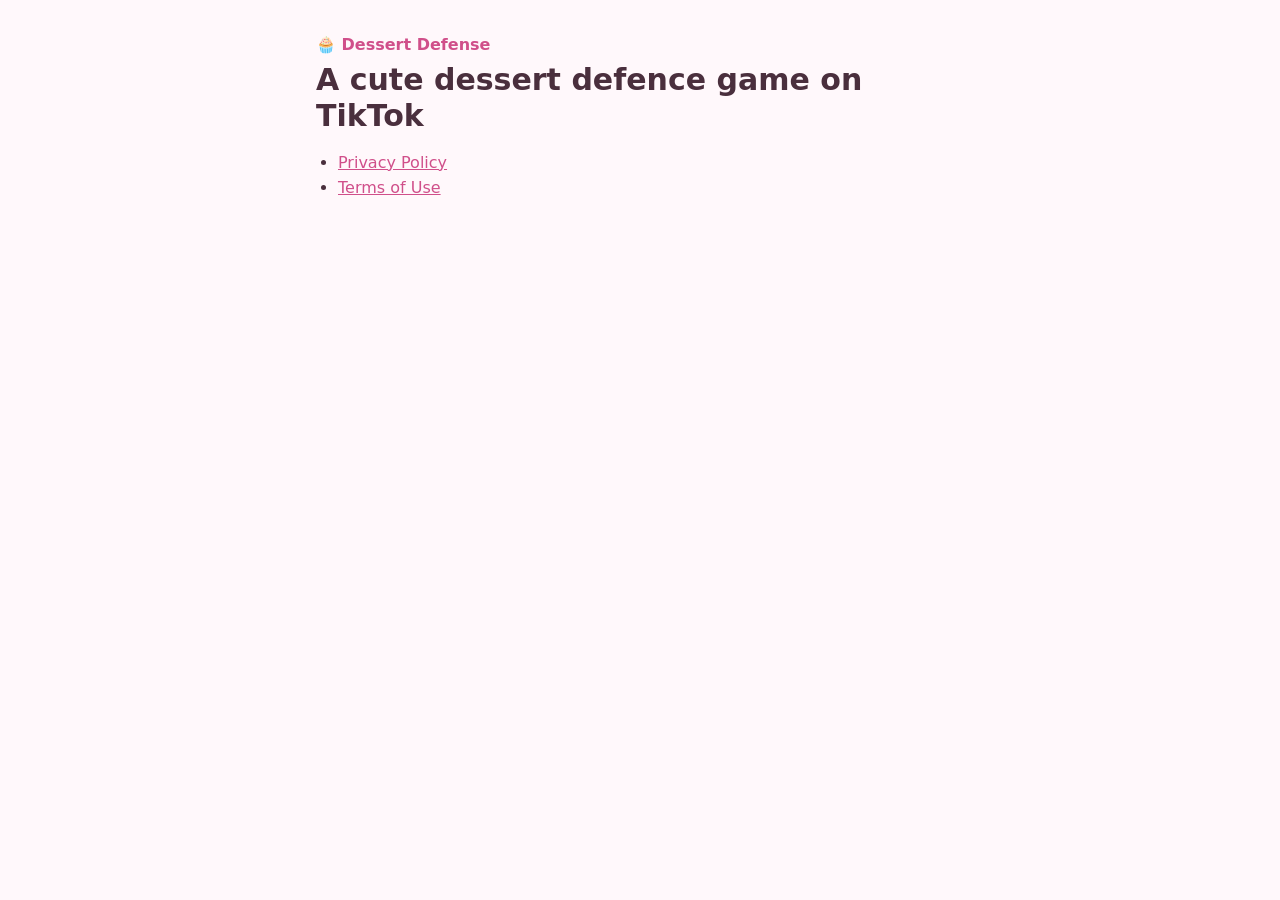
<file: index.html>
<!doctype html>
<html lang="en">
  <head>
    <meta charset="UTF-8" />
    <meta name="viewport" content="width=device-width, initial-scale=1" />
    <title>Dessert Defense</title>
    <link rel="stylesheet" href="style.css" />
  </head>
  <body>
    <main>
      <p class="game">🧁 Dessert Defense</p>
      <h1>A cute dessert defence game on TikTok</h1>
      <ul>
        <li><a href="privacy.html">Privacy Policy</a></li>
        <li><a href="terms.html">Terms of Use</a></li>
      </ul>
    </main>
  </body>
</html>
</file>
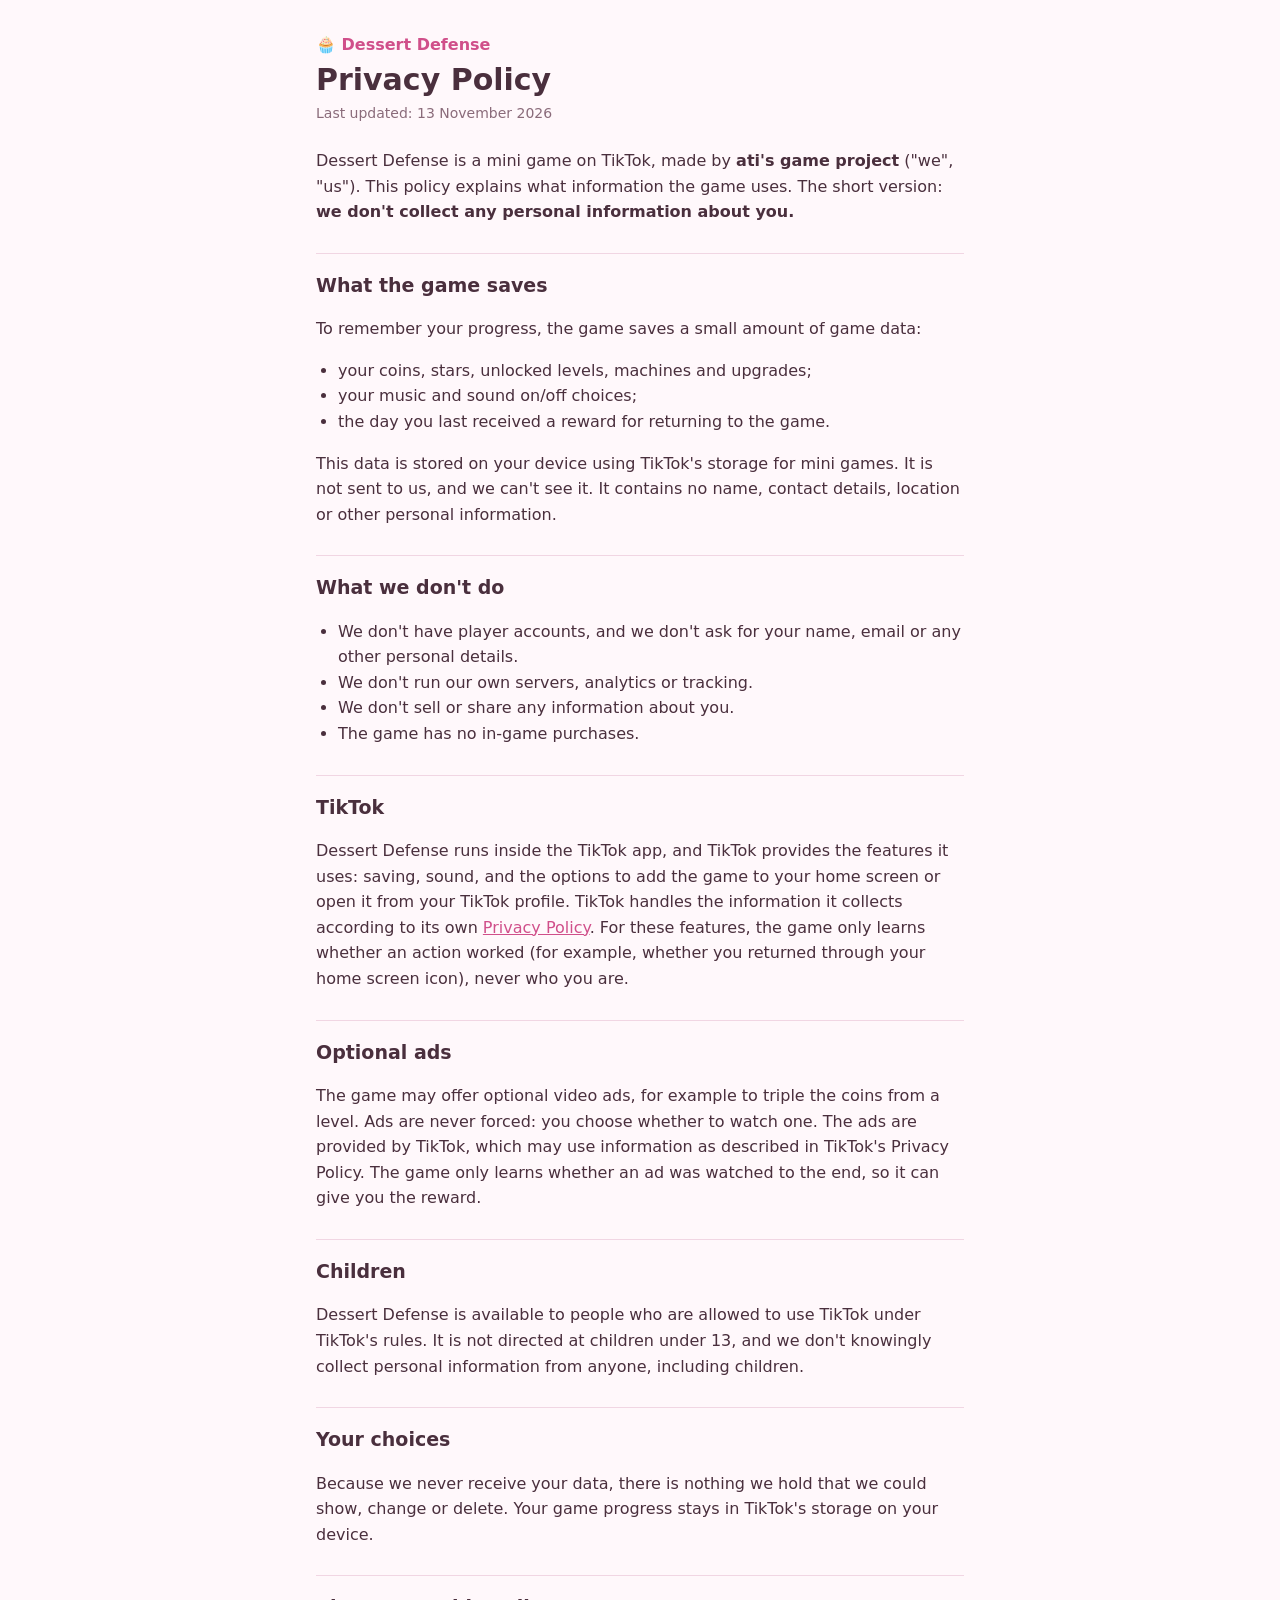
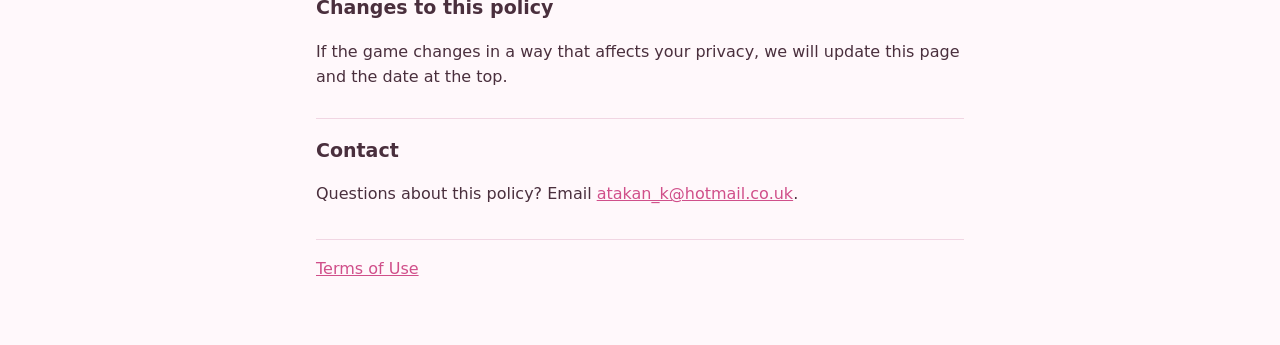
<file: privacy.html>
<!doctype html>
<html lang="en">
  <head>
    <meta charset="UTF-8" />
    <meta name="viewport" content="width=device-width, initial-scale=1" />
    <title>Privacy Policy · Dessert Defense</title>
    <link rel="stylesheet" href="style.css" />
  </head>
  <body>
    <main>
      <p class="game">🧁 Dessert Defense</p>
      <h1>Privacy Policy</h1>
      <p class="date">Last updated: 13 November 2026</p>

      <p>
        Dessert Defense is a mini game on TikTok, made by <b>ati's game project</b> ("we", "us"). This policy explains
        what information the game uses. The short version: <b>we don't collect any personal information about you.</b>
      </p>

      <h2>What the game saves</h2>
      <p>To remember your progress, the game saves a small amount of game data:</p>
      <ul>
        <li>your coins, stars, unlocked levels, machines and upgrades;</li>
        <li>your music and sound on/off choices;</li>
        <li>the day you last received a reward for returning to the game.</li>
      </ul>
      <p>
        This data is stored on your device using TikTok's storage for mini games. It is not sent to us, and we can't see
        it. It contains no name, contact details, location or other personal information.
      </p>

      <h2>What we don't do</h2>
      <ul>
        <li>We don't have player accounts, and we don't ask for your name, email or any other personal details.</li>
        <li>We don't run our own servers, analytics or tracking.</li>
        <li>We don't sell or share any information about you.</li>
        <li>The game has no in-game purchases.</li>
      </ul>

      <h2>TikTok</h2>
      <p>
        Dessert Defense runs inside the TikTok app, and TikTok provides the features it uses: saving, sound, and the
        options to add the game to your home screen or open it from your TikTok profile. TikTok handles the
        information it collects according to its own
        <a href="https://www.tiktok.com/legal/privacy-policy">Privacy Policy</a>. For these features, the game only learns
        whether an action worked (for example, whether you returned through your home screen icon), never who you are.
      </p>

      <h2>Optional ads</h2>
      <p>
        The game may offer optional video ads, for example to triple the coins from a level. Ads are never forced: you
        choose whether to watch one. The ads are provided by TikTok, which may use information as described in TikTok's
        Privacy Policy. The game only learns whether an ad was watched to the end, so it can give you the reward.
      </p>

      <h2>Children</h2>
      <p>
        Dessert Defense is available to people who are allowed to use TikTok under TikTok's rules. It is not directed at
        children under 13, and we don't knowingly collect personal information from anyone, including children.
      </p>

      <h2>Your choices</h2>
      <p>
        Because we never receive your data, there is nothing we hold that we could show, change or delete. Your game
        progress stays in TikTok's storage on your device.
      </p>

      <h2>Changes to this policy</h2>
      <p>
        If the game changes in a way that affects your privacy, we will update this page and the date at the top.
      </p>

      <h2>Contact</h2>
      <p>Questions about this policy? Email <a href="mailto:atakan_k@hotmail.co.uk">atakan_k@hotmail.co.uk</a>.</p>

      <p class="nav"><a href="terms.html">Terms of Use</a></p>
    </main>
  </body>
</html>
</file>
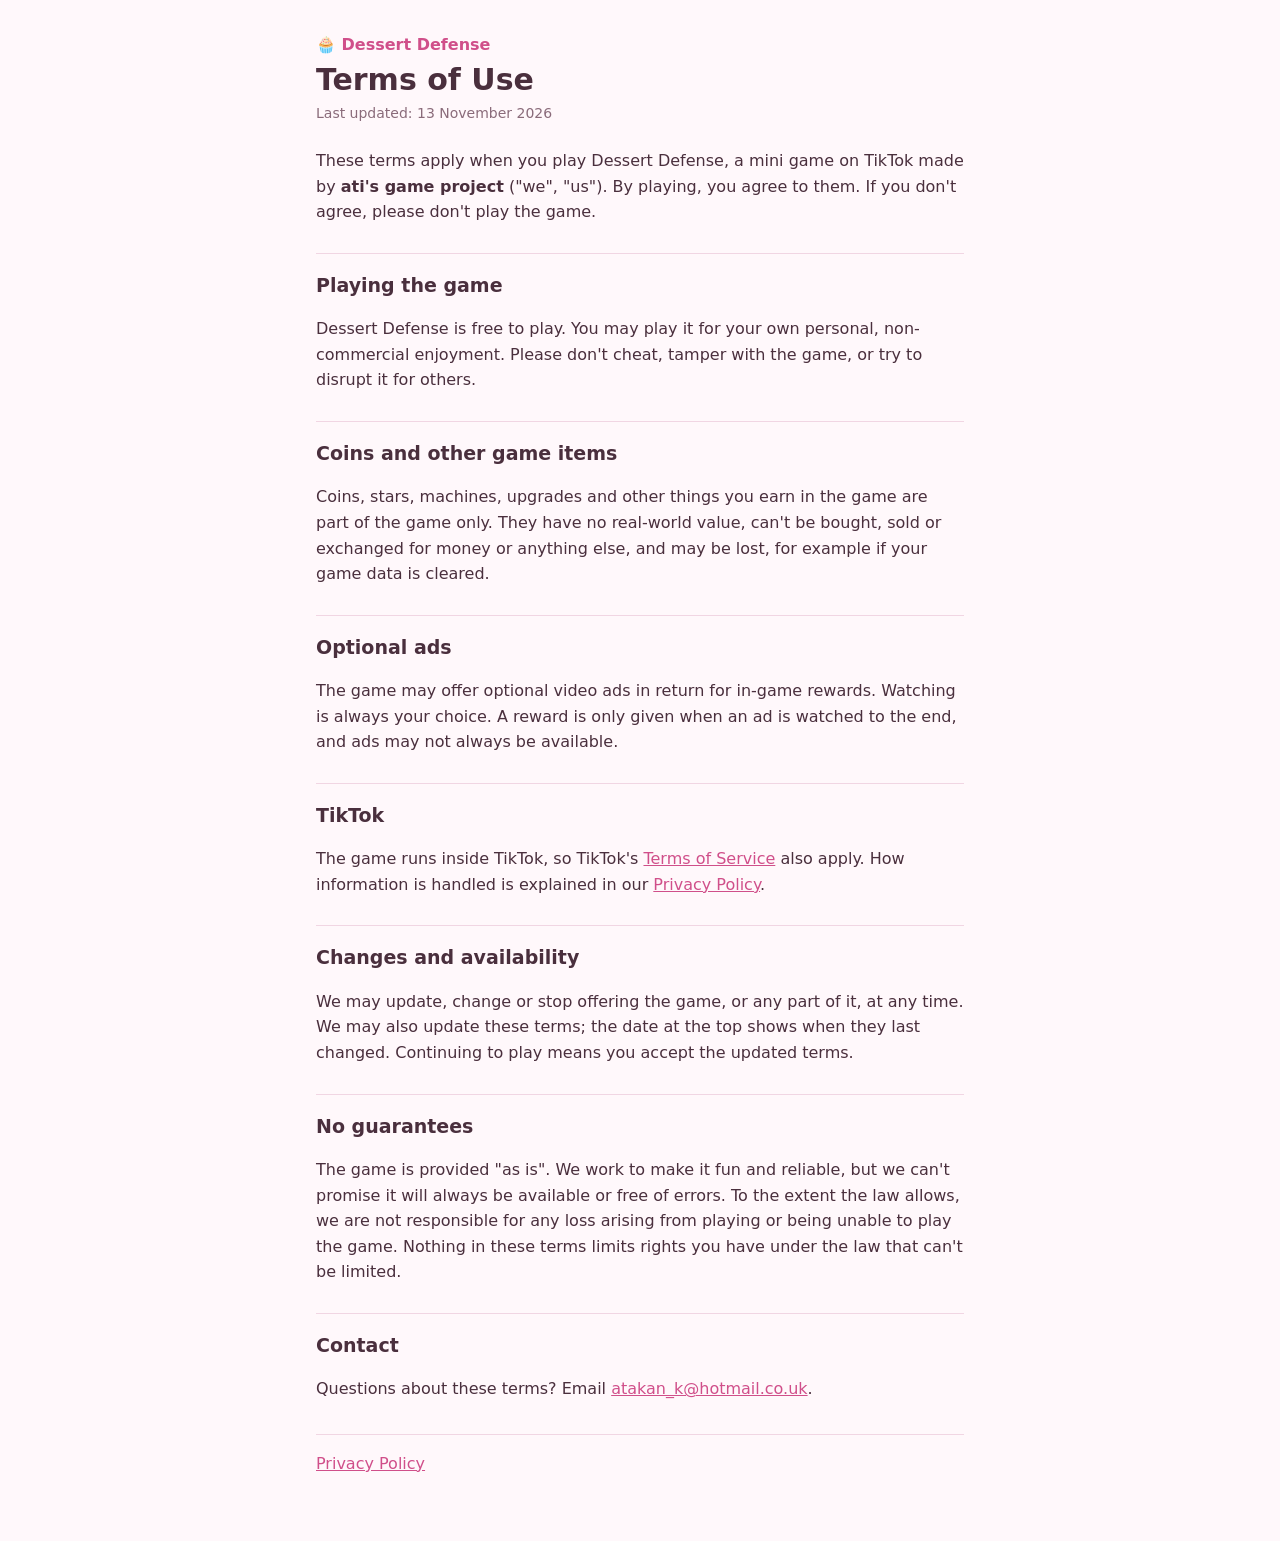
<file: terms.html>
<!doctype html>
<html lang="en">
  <head>
    <meta charset="UTF-8" />
    <meta name="viewport" content="width=device-width, initial-scale=1" />
    <title>Terms of Use · Dessert Defense</title>
    <link rel="stylesheet" href="style.css" />
  </head>
  <body>
    <main>
      <p class="game">🧁 Dessert Defense</p>
      <h1>Terms of Use</h1>
      <p class="date">Last updated: 13 November 2026</p>

      <p>
        These terms apply when you play Dessert Defense, a mini game on TikTok made by <b>ati's game project</b> ("we",
        "us"). By playing, you agree to them. If you don't agree, please don't play the game.
      </p>

      <h2>Playing the game</h2>
      <p>
        Dessert Defense is free to play. You may play it for your own personal, non-commercial enjoyment. Please don't
        cheat, tamper with the game, or try to disrupt it for others.
      </p>

      <h2>Coins and other game items</h2>
      <p>
        Coins, stars, machines, upgrades and other things you earn in the game are part of the game only. They have no
        real-world value, can't be bought, sold or exchanged for money or anything else, and may be lost, for example if
        your game data is cleared.
      </p>

      <h2>Optional ads</h2>
      <p>
        The game may offer optional video ads in return for in-game rewards. Watching is always your choice. A reward is
        only given when an ad is watched to the end, and ads may not always be available.
      </p>

      <h2>TikTok</h2>
      <p>
        The game runs inside TikTok, so TikTok's <a href="https://www.tiktok.com/legal/terms-of-service">Terms of Service</a>
        also apply. How information is handled is explained in our <a href="privacy.html">Privacy Policy</a>.
      </p>

      <h2>Changes and availability</h2>
      <p>
        We may update, change or stop offering the game, or any part of it, at any time. We may also update these terms;
        the date at the top shows when they last changed. Continuing to play means you accept the updated terms.
      </p>

      <h2>No guarantees</h2>
      <p>
        The game is provided "as is". We work to make it fun and reliable, but we can't promise it will always be
        available or free of errors. To the extent the law allows, we are not responsible for any loss arising from
        playing or being unable to play the game. Nothing in these terms limits rights you have under the law that can't
        be limited.
      </p>

      <h2>Contact</h2>
      <p>Questions about these terms? Email <a href="mailto:atakan_k@hotmail.co.uk">atakan_k@hotmail.co.uk</a>.</p>

      <p class="nav"><a href="privacy.html">Privacy Policy</a></p>
    </main>
  </body>
</html>
</file>
<file: style.css>
:root {
  --bg: #fff8fb;
  --text: #4a2f3d;
  --soft: #8a6b7a;
  --pink: #d04f8a;
  --line: #f1d6e3;
}
* {
  box-sizing: border-box;
}
body {
  margin: 0;
  background: var(--bg);
  color: var(--text);
  font: 16px/1.6 system-ui, -apple-system, "Segoe UI", sans-serif;
}
main {
  max-width: 680px;
  margin: 0 auto;
  padding: 32px 16px 48px;
}
.game {
  margin: 0;
  color: var(--pink);
  font-weight: 700;
}
h1 {
  margin: 4px 0 0;
  font-size: 30px;
  line-height: 1.2;
}
.date {
  margin: 4px 0 24px;
  color: var(--soft);
  font-size: 14px;
}
h2 {
  margin: 28px 0 6px;
  padding-top: 16px;
  border-top: 1px solid var(--line);
  font-size: 19px;
}
a {
  color: var(--pink);
}
ul {
  padding-left: 22px;
}
.nav {
  margin-top: 32px;
  padding-top: 16px;
  border-top: 1px solid var(--line);
}
</file>
